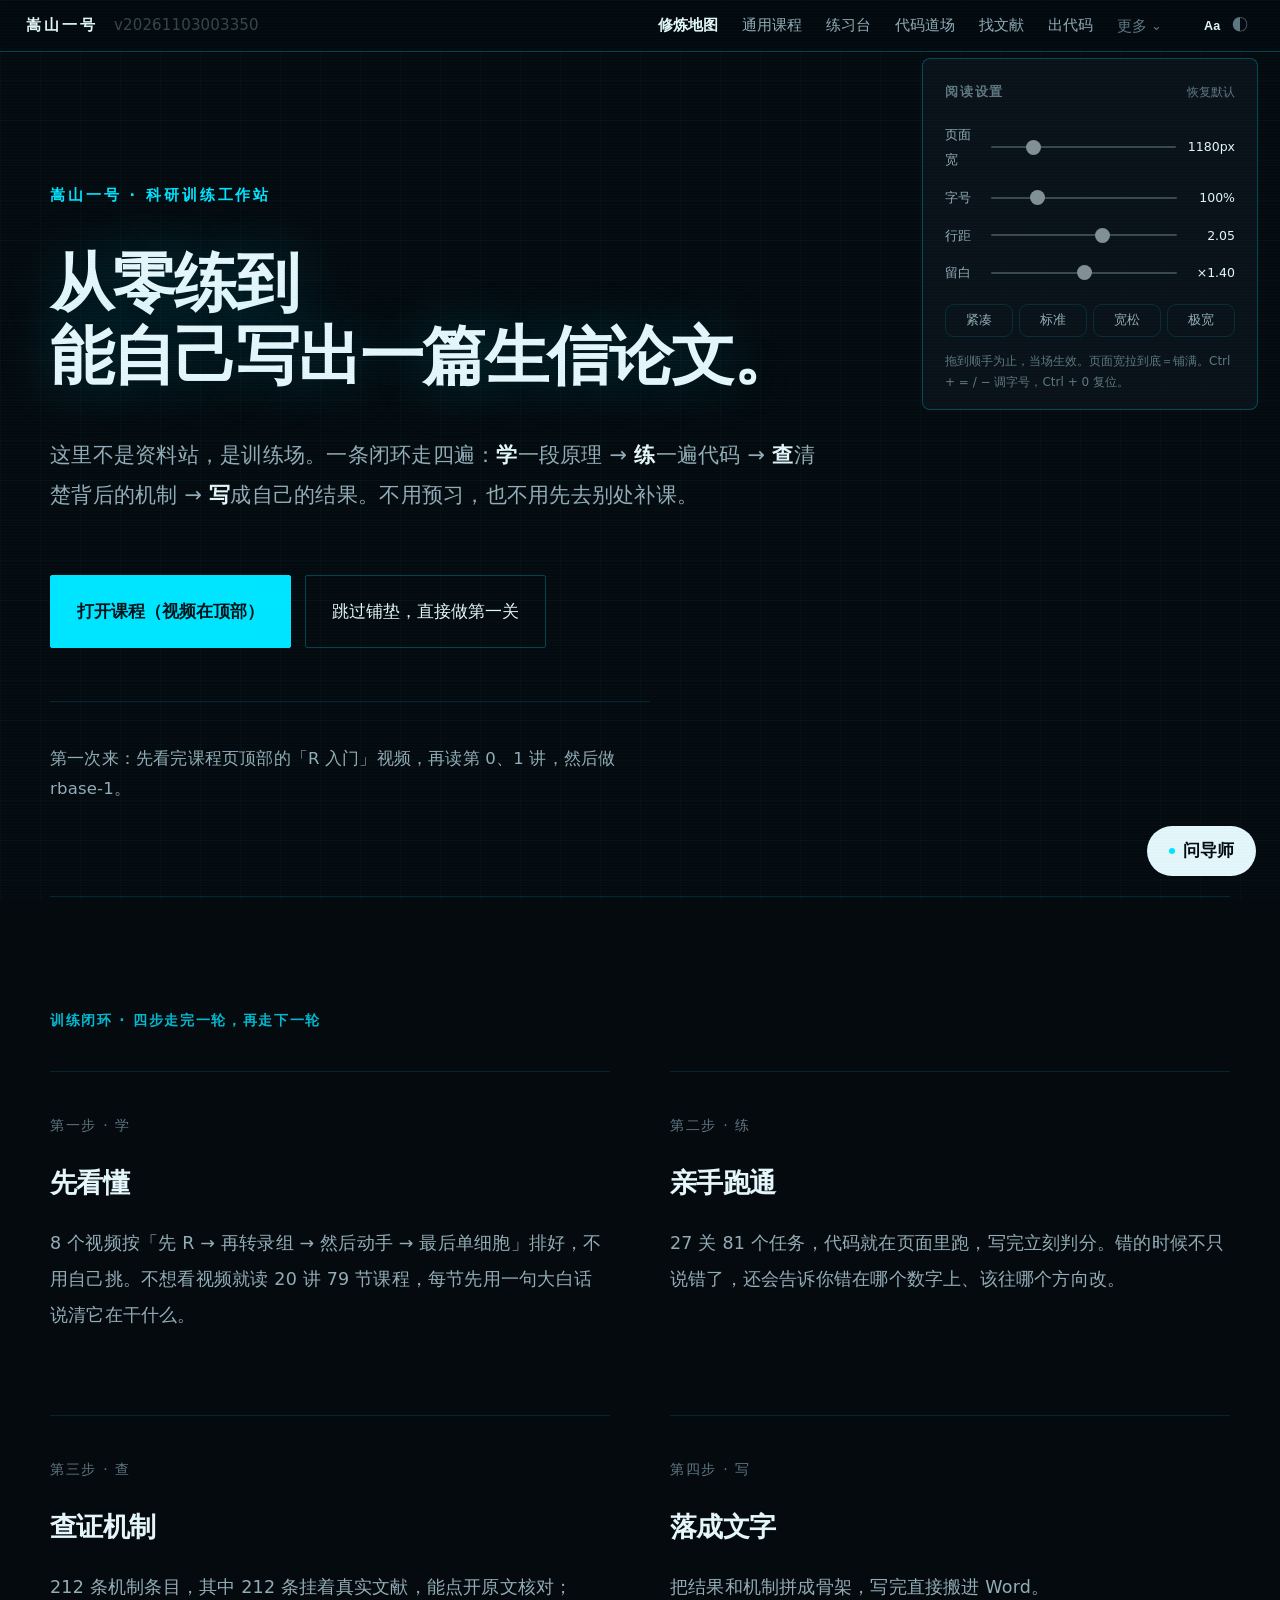
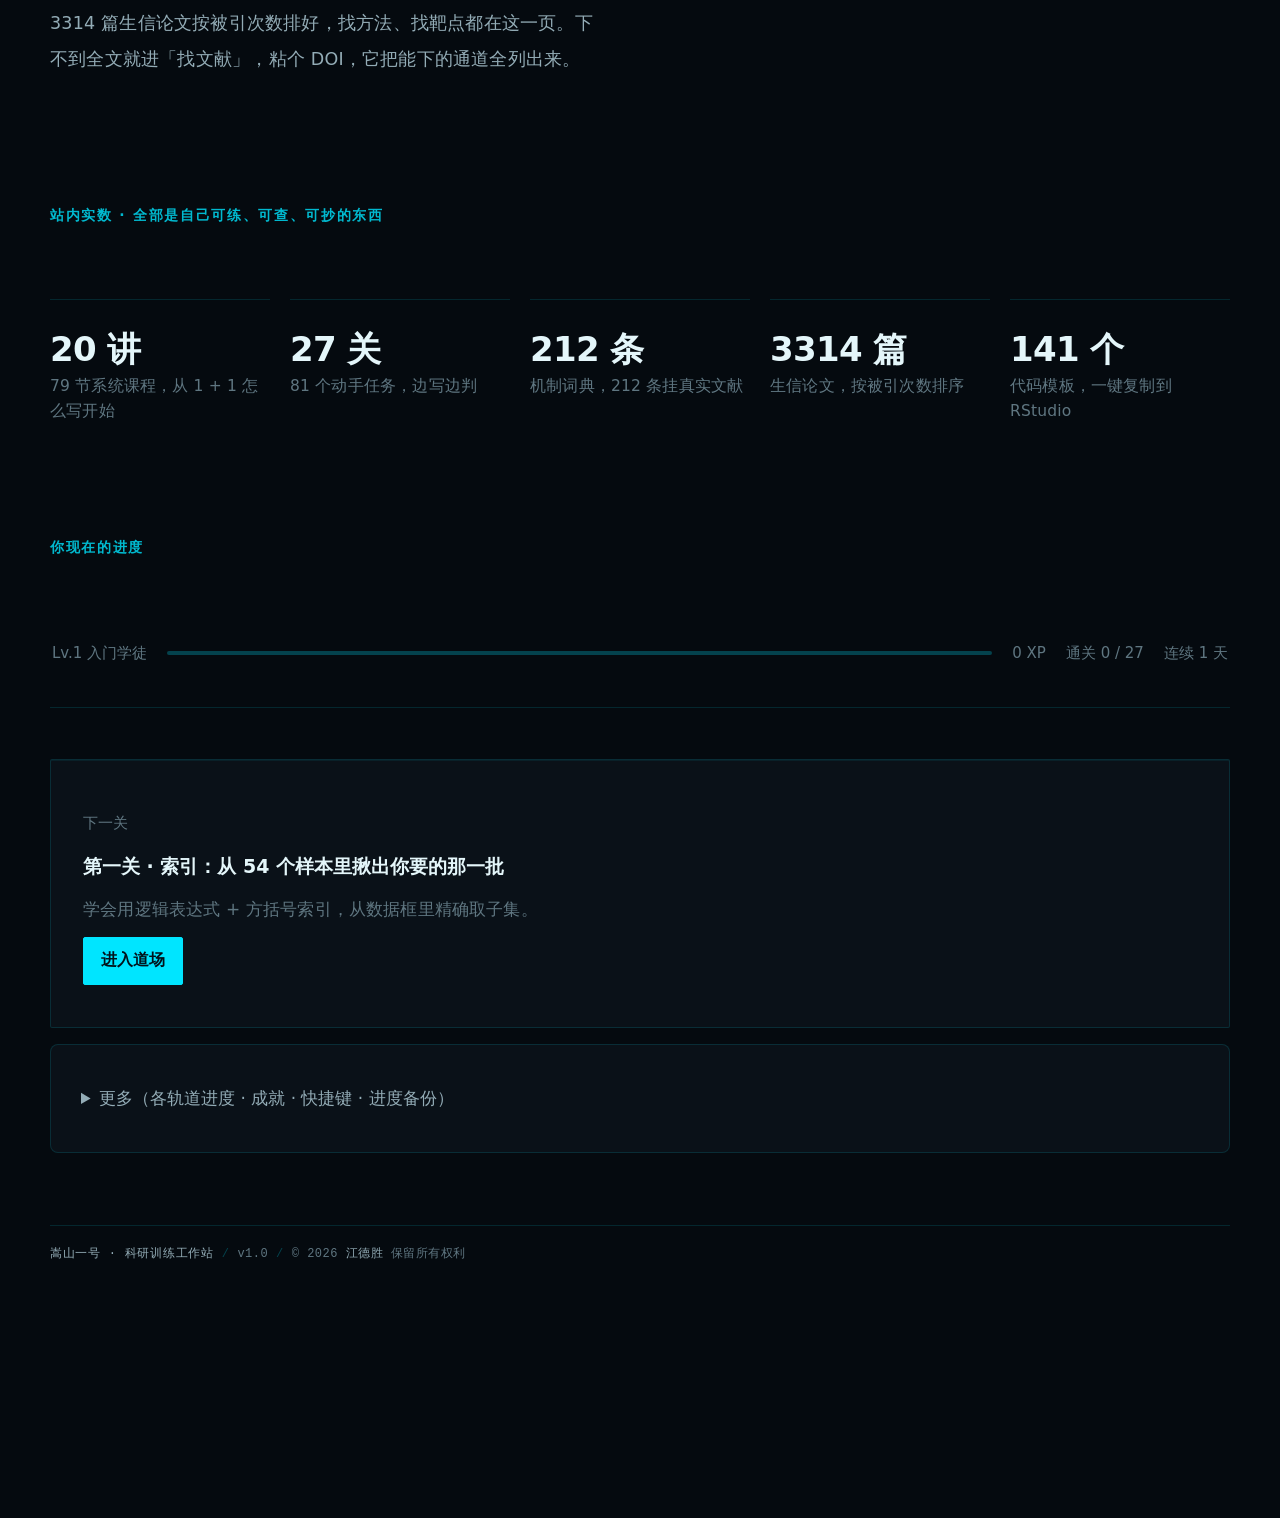
<file: index.html>
<!DOCTYPE html>
<!--
  嵩山一号 · 科研训练工作站　v1.0
  Copyright (c) 2026 江德胜　保留所有权利 (All Rights Reserved)
  著作权人：江德胜　|　版本：1.0　|　发布日期：2026-11-03
  未经著作权人书面许可，不得复制、修改、分发或用于商业用途。
  第三方文献、数据集、软件包的著作权归各自权利人所有，详见 COPYRIGHT.md。
-->
<html lang="zh-CN">
<head>
<meta charset="utf-8">
<meta name="viewport" content="width=device-width, initial-scale=1">
<meta name="description" content="嵩山一号 · 科研训练工作站：浏览器内直接跑 R 的生信训练站。11 讲 36 节课程、27 关 81 个代码任务、212 条机制词典（全部挂真实文献）、3314 篇论文、141 个代码模板。">
<meta name="author" content="江德胜">
<meta name="copyright" content="Copyright (c) 2026 江德胜. All Rights Reserved.">
<meta name="generator" content="嵩山一号 科研训练工作站 v1.0">
<meta name="theme-color" content="#000000">
<title>嵩山一号 · 科研训练工作站</title>
<link rel="stylesheet" href="assets/theme.20261103003350.css">
<script>
/* 首屏先套用已保存的字号/行距/留白，避免闪一下再变 */
(function () {
  try {
    function q(k, d, lo, hi) {
      var v = parseInt(localStorage.getItem(k), 10);
      return (isNaN(v) || v < lo || v > hi) ? d : v;
    }
    var fs = q("sx_fs", 100, 85, 150);
    var lh = q("sx_lh", 205, 150, 240);
    var sp = q("sx_sp", 140, 80, 200);
    var w = q("sx_w2", 1180, 860, 2400);
    var d = document.documentElement;
    d.style.setProperty("--fs", fs / 100);
    d.style.setProperty("--lh", lh / 100);
    d.style.setProperty("--sp", sp / 100);
    d.style.setProperty("--page-w", w >= 2400 ? "none" : w + "px");
    d.setAttribute("data-fs", fs);
    d.setAttribute("data-lh", lh);
    d.setAttribute("data-sp", sp);
    d.setAttribute("data-w", w);
  } catch (e) { }
})();
</script>
</head>
<body>

<header class="topbar">
  <a class="brand" href="#/map" title="回到修炼地图"><b>嵩山一号</b></a>
  <span class="tiny muted" id="verTag" style="opacity:.55"></span>
  <nav class="nav" id="nav"></nav>
  <div class="hud">
    <button class="themebtn readbtn" id="readBtn" title="字号与间距" aria-label="字号与间距">Aa</button>
    <button class="themebtn" id="themeBtn" title="切换深浅色">◐</button>
    <button class="menubtn" id="menuBtn" aria-label="打开菜单">菜单</button>
  </div>
</header>

<main class="wrap">
  <div class="page" id="view"></div>
  <footer class="sitefoot" role="contentinfo">
    <span class="sf-brand">嵩山一号 · 科研训练工作站</span>
    <span class="sf-dot">/</span>
    <span>v1.0</span>
    <span class="sf-dot">/</span>
    <span>© 2026 <b>江德胜</b> 保留所有权利</span>
  </footer>
</main>

<div class="toast" id="toast" style="display:none"></div>

<!-- 数据层 -->
<script src="data/data.20261103003350.js"></script>
<script src="data/papers.20261103003350.js"></script>
<script src="data/sources.20261103003350.js"></script>
<script src="data/codebank.20261103003350.js"></script>
<script src="data/codebank3.20261103003350.js"></script>
<script src="data/seed_notes.20261103003350.js"></script>
    <script src="data/knowledge.20261103003350.js"></script>
    <script src="data/knowledge2.20261103003350.js"></script>
    <script src="data/knowledge3.20261103003350.js"></script>
<script src="data/knowledge4.20261103003350.js"></script>
<script src="data/knowledge5.20261103003350.js"></script>
<script src="data/knowledge6.20261103003350.js"></script>
<script src="data/levels_core.20261103003350.js"></script>
<script src="data/levels_adv.20261103003350.js"></script>
<script src="data/examples.20261103003350.js"></script>
<script src="data/course.20261103003350.js"></script>
<script src="data/course0.20261103003350.js"></script>
<script src="data/videos.20261103003350.js"></script>
<script src="data/digest.20261103003350.js"></script>
<script src="data/paper_ext.20261103003350.js"></script>
<script src="data/litports.20261103003350.js"></script>
<script src="data/playbook.20261103003350.js"></script>
<script src="data/know_cite.20261103003350.js"></script>
<script src="data/paths.20261103003350.js"></script>
<script src="data/writing.20261103003350.js"></script>
<script src="data/tutors.20261103003350.js"></script>

<!-- 逻辑层 -->
<script src="assets/store.20261103003350.js"></script>
<script src="assets/webr.20261103003350.js"></script>
  <script src="assets/view-dojo.20261103003350.js"></script>
  <script src="assets/view-practice.20261103003350.js"></script>
  <script src="assets/view-course.20261103003350.js"></script>
<script src="assets/view-lib.20261103003350.js"></script>
<script src="assets/view-lit.20261103003350.js"></script>
<script src="assets/view-gen.20261103003350.js"></script>
<script src="assets/view-write.20261103003350.js"></script>
<script src="assets/tutor-dock.20261103003350.js"></script>
<script src="assets/account.20261103003350.js"></script>
<script src="assets/view-account.20261103003350.js"></script>
<script src="assets/view-space.20261103003350.js"></script>
<script src="assets/app.20261103003350.js"></script>
<script src="assets/prefs.20261103003350.js"></script>
</body>
</html>
</file>
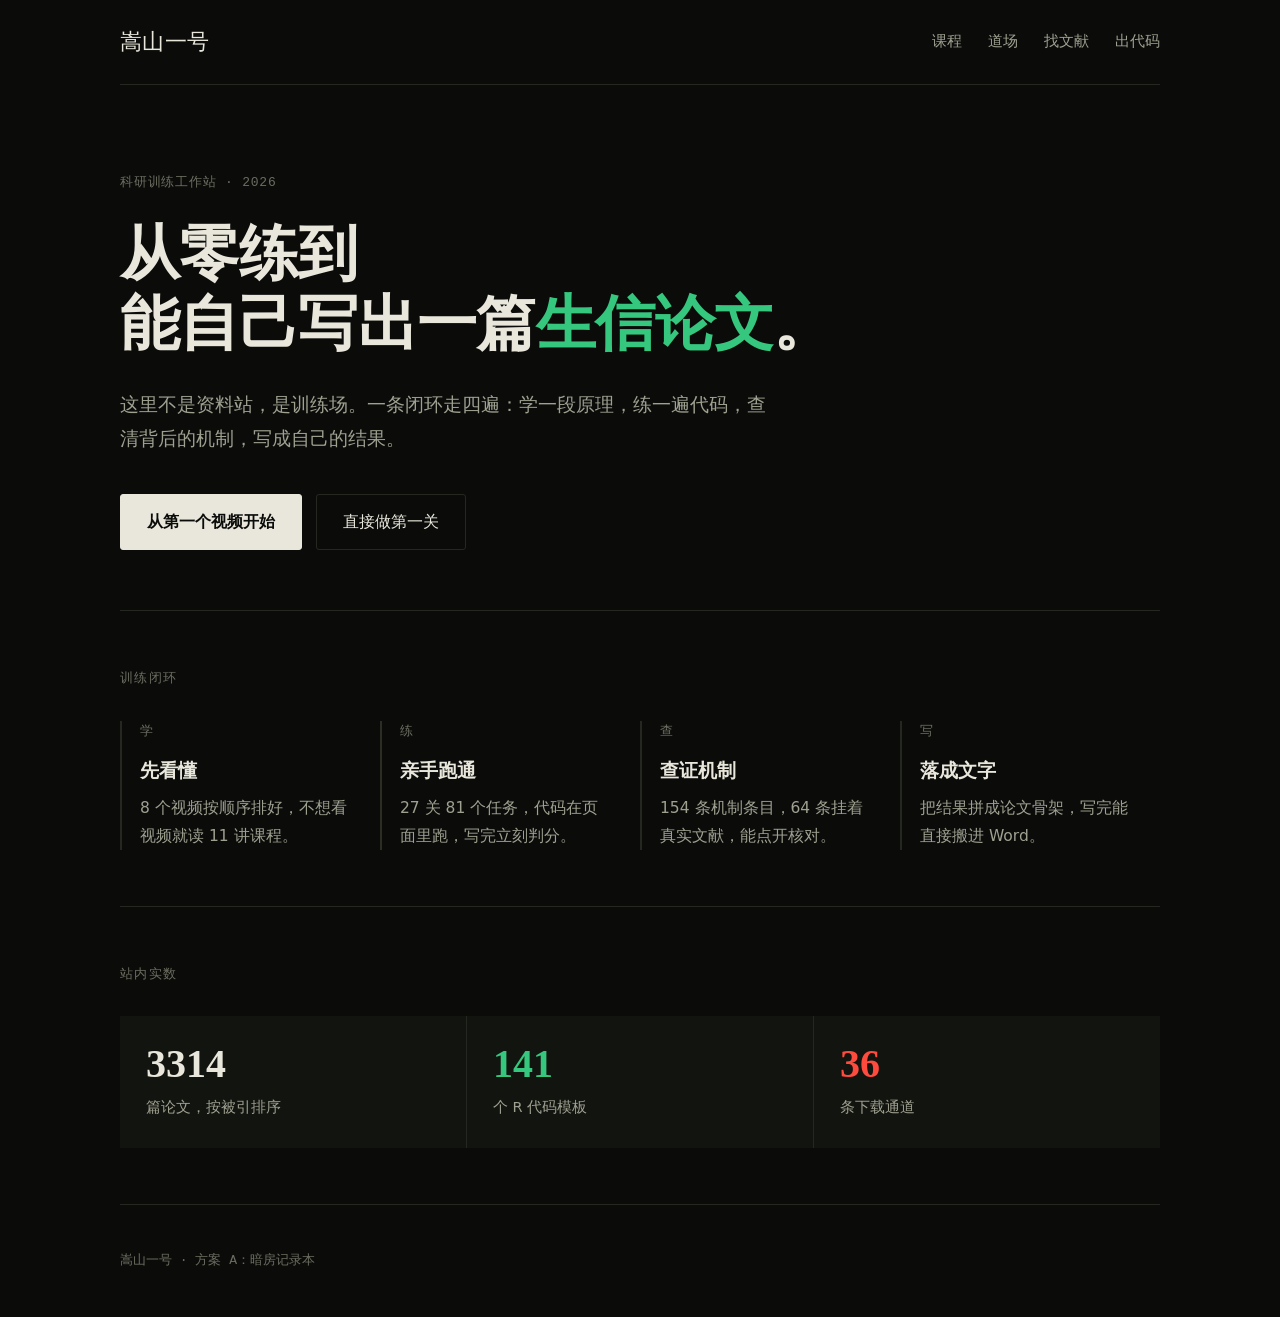
<file: _design/a.html>
<!DOCTYPE html>
<html lang="zh-CN"><head><meta charset="utf-8"><meta name="viewport" content="width=device-width,initial-scale=1">
<title>方案 A · 暗房记录本</title>
<style>
:root{
  --bg:#0B0C0A; --panel:#12140F; --line:#242820;
  --ink:#E9E7DC; --ink2:#9EA090; --ink3:#6B6D60;
  --red:#FF4B3E; --green:#35C77E; --blue:#5B6EF5;
  --serif:"Source Han Serif SC","Songti SC","SimSun",serif;
  --sans:"PingFang SC","Microsoft YaHei",system-ui,sans-serif;
  --mono:"SF Mono",Consolas,monospace;
}
*{box-sizing:border-box;margin:0;padding:0}
body{background:var(--bg);color:var(--ink);font-family:var(--sans);font-size:18px;line-height:1.8;-webkit-font-smoothing:antialiased}
.wrap{max-width:1120px;margin:0 auto;padding:0 40px}
header{display:flex;align-items:center;justify-content:space-between;padding:22px 0;border-bottom:1px solid var(--line)}
.brand{font-family:var(--serif);font-size:22px;letter-spacing:.02em}
nav{display:flex;gap:26px;font-size:15px;color:var(--ink2)}
nav a{color:inherit;text-decoration:none}
nav a:hover{color:var(--ink)}
.hero{padding:86px 0 60px;border-bottom:1px solid var(--line)}
.kicker{font-family:var(--mono);font-size:13px;color:var(--ink3);letter-spacing:.06em;margin-bottom:26px}
h1{font-family:var(--serif);font-size:60px;line-height:1.16;letter-spacing:-.01em;font-weight:600;max-width:14em}
h1 em{font-style:normal;color:var(--green)}
.lead{margin-top:28px;max-width:34em;color:var(--ink2);font-size:19px}
.acts{margin-top:38px;display:flex;gap:14px;flex-wrap:wrap}
.btn{display:inline-block;padding:13px 26px;border:1px solid var(--line);border-radius:3px;color:var(--ink);text-decoration:none;font-size:16px}
.btn.solid{background:var(--ink);color:var(--bg);border-color:var(--ink);font-weight:600}
.sec{padding:56px 0;border-bottom:1px solid var(--line)}
.sec-h{font-family:var(--mono);font-size:13px;letter-spacing:.1em;color:var(--ink3);margin-bottom:30px}
.steps{display:grid;grid-template-columns:repeat(4,1fr);gap:0}
.step{padding:0 26px 0 18px;border-left:2px solid var(--line);transition:border-color .2s}
.step:hover{border-left-color:var(--green)}
.step:nth-child(2){border-left-color:#2A2E24}
.step b{display:block;font-size:19px;margin-bottom:8px;font-weight:600}
.step p{font-size:15.5px;color:var(--ink2);line-height:1.75}
.step .tag{font-family:var(--mono);font-size:12.5px;color:var(--ink3);display:block;margin-bottom:10px}
.nums{display:grid;grid-template-columns:repeat(3,1fr);gap:1px;background:var(--line)}
.num{background:var(--panel);padding:28px 26px}
.num b{font-family:var(--serif);font-size:40px;display:block;line-height:1}
.num span{font-size:14.5px;color:var(--ink2);display:block;margin-top:10px}
.num.warn b{color:var(--red)}
.num.ok b{color:var(--green)}
.foot{padding:44px 0;font-family:var(--mono);font-size:13px;color:var(--ink3)}
@media(max-width:860px){
  .wrap{padding:0 22px} h1{font-size:38px}
  .steps{grid-template-columns:1fr;gap:26px} .step{border-left-width:2px}
  .nums{grid-template-columns:1fr}
}
</style></head><body>
<div class="wrap">
  <header>
    <div class="brand">嵩山一号</div>
    <nav><a>课程</a><a>道场</a><a>找文献</a><a>出代码</a></nav>
  </header>

  <section class="hero">
    <div class="kicker">科研训练工作站 · 2026</div>
    <h1>从零练到<br>能自己写出一篇<em>生信论文</em>。</h1>
    <p class="lead">这里不是资料站，是训练场。一条闭环走四遍：学一段原理，练一遍代码，查清背后的机制，写成自己的结果。</p>
    <div class="acts">
      <a class="btn solid">从第一个视频开始</a>
      <a class="btn">直接做第一关</a>
    </div>
  </section>

  <section class="sec">
    <div class="sec-h">训练闭环</div>
    <div class="steps">
      <div class="step"><span class="tag">学</span><b>先看懂</b><p>8 个视频按顺序排好，不想看视频就读 11 讲课程。</p></div>
      <div class="step"><span class="tag">练</span><b>亲手跑通</b><p>27 关 81 个任务，代码在页面里跑，写完立刻判分。</p></div>
      <div class="step"><span class="tag">查</span><b>查证机制</b><p>154 条机制条目，64 条挂着真实文献，能点开核对。</p></div>
      <div class="step"><span class="tag">写</span><b>落成文字</b><p>把结果拼成论文骨架，写完能直接搬进 Word。</p></div>
    </div>
  </section>

  <section class="sec">
    <div class="sec-h">站内实数</div>
    <div class="nums">
      <div class="num"><b>3314</b><span>篇论文，按被引排序</span></div>
      <div class="num ok"><b>141</b><span>个 R 代码模板</span></div>
      <div class="num warn"><b>36</b><span>条下载通道</span></div>
    </div>
  </section>

  <div class="foot">嵩山一号 · 方案 A：暗房记录本</div>
</div>
</body></html>
</file>
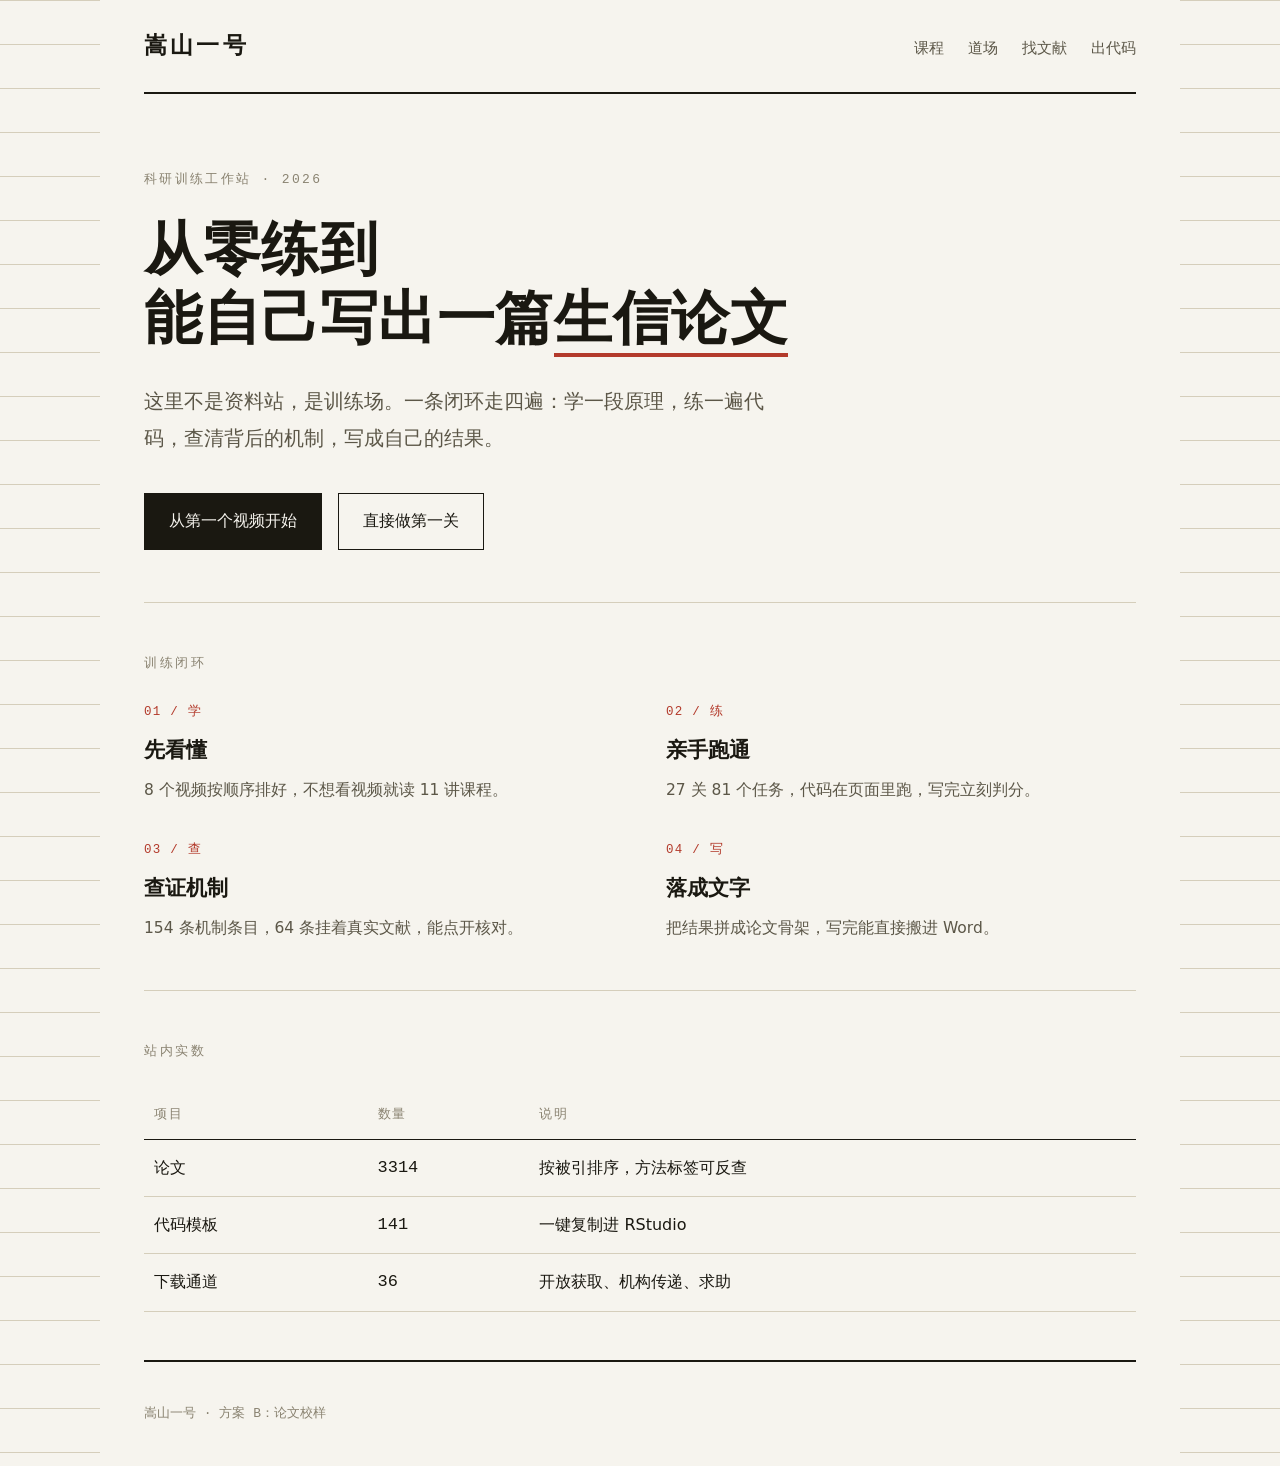
<file: _design/b.html>
<!DOCTYPE html>
<html lang="zh-CN"><head><meta charset="utf-8"><meta name="viewport" content="width=device-width,initial-scale=1">
<title>方案 B · 论文校样</title>
<style>
:root{
  --paper:#F6F4EE; --paper2:#EFEBE0; --ink:#1A1811; --ink2:#5C5748; --ink3:#8A8371;
  --line:#D5CEBB; --rule:#B33A2B;
  --serif:"Source Han Serif SC","Songti SC","SimSun",serif;
  --sans:"PingFang SC","Microsoft YaHei",system-ui,sans-serif;
  --mono:"SF Mono",Consolas,monospace;
}
*{box-sizing:border-box;margin:0;padding:0}
body{background:var(--paper);color:var(--ink);font-family:var(--serif);font-size:18px;line-height:1.9;
  background-image:linear-gradient(var(--line) 1px,transparent 1px);background-size:100% 44px;background-position:0 0}
.wrap{max-width:1080px;margin:0 auto;padding:0 44px;background:var(--paper)}
header{display:flex;align-items:baseline;justify-content:space-between;padding:24px 0;border-bottom:2px solid var(--ink)}
.brand{font-size:23px;letter-spacing:.14em;font-weight:600}
nav{display:flex;gap:24px;font-family:var(--sans);font-size:15px;color:var(--ink2)}
nav a{color:inherit;text-decoration:none;border-bottom:1px solid transparent}
nav a:hover{border-bottom-color:var(--rule);color:var(--ink)}
.hero{padding:74px 0 52px}
.kicker{font-family:var(--mono);font-size:13px;letter-spacing:.18em;color:var(--ink3);margin-bottom:24px;text-transform:uppercase}
h1{font-size:58px;line-height:1.18;font-weight:600;letter-spacing:.01em;max-width:13em}
h1 em{font-style:normal;border-bottom:4px solid var(--rule);padding-bottom:2px}
.lead{margin-top:30px;max-width:32em;font-size:19.5px;color:var(--ink2)}
.acts{margin-top:36px;display:flex;gap:16px;flex-wrap:wrap;font-family:var(--sans)}
.btn{display:inline-block;padding:12px 24px;border:1.5px solid var(--ink);color:var(--ink);text-decoration:none;font-size:16px}
.btn.solid{background:var(--ink);color:var(--paper)}
.sec{padding:48px 0;border-top:1px solid var(--line)}
.sec-h{font-family:var(--sans);font-size:13px;letter-spacing:.2em;color:var(--ink3);margin-bottom:26px}
.steps{display:grid;grid-template-columns:1fr 1fr;gap:34px 52px}
.step b{display:block;font-size:21px;margin-bottom:6px}
.step .n{font-family:var(--mono);font-size:12.5px;color:var(--rule);letter-spacing:.1em;display:block;margin-bottom:6px}
.step p{font-family:var(--sans);font-size:15.5px;color:var(--ink2);line-height:1.8}
table{width:100%;border-collapse:collapse;font-family:var(--sans);font-size:16px;margin-top:8px}
th,td{text-align:left;padding:12px 10px;border-bottom:1px solid var(--line)}
th{font-size:13px;letter-spacing:.14em;color:var(--ink3);font-weight:500;border-bottom:1.5px solid var(--ink)}
td.n{font-family:var(--mono);font-size:17px}
.foot{padding:40px 0;font-family:var(--mono);font-size:13px;color:var(--ink3);border-top:2px solid var(--ink)}
@media(max-width:860px){
  .wrap{padding:0 22px} h1{font-size:36px}
  .steps{grid-template-columns:1fr;gap:26px}
}
</style></head><body>
<div class="wrap">
  <header>
    <div class="brand">嵩山一号</div>
    <nav><a>课程</a><a>道场</a><a>找文献</a><a>出代码</a></nav>
  </header>

  <section class="hero">
    <div class="kicker">科研训练工作站 · 2026</div>
    <h1>从零练到<br>能自己写出一篇<em>生信论文</em></h1>
    <p class="lead">这里不是资料站，是训练场。一条闭环走四遍：学一段原理，练一遍代码，查清背后的机制，写成自己的结果。</p>
    <div class="acts">
      <a class="btn solid">从第一个视频开始</a>
      <a class="btn">直接做第一关</a>
    </div>
  </section>

  <section class="sec">
    <div class="sec-h">训练闭环</div>
    <div class="steps">
      <div class="step"><span class="n">01 / 学</span><b>先看懂</b><p>8 个视频按顺序排好，不想看视频就读 11 讲课程。</p></div>
      <div class="step"><span class="n">02 / 练</span><b>亲手跑通</b><p>27 关 81 个任务，代码在页面里跑，写完立刻判分。</p></div>
      <div class="step"><span class="n">03 / 查</span><b>查证机制</b><p>154 条机制条目，64 条挂着真实文献，能点开核对。</p></div>
      <div class="step"><span class="n">04 / 写</span><b>落成文字</b><p>把结果拼成论文骨架，写完能直接搬进 Word。</p></div>
    </div>
  </section>

  <section class="sec">
    <div class="sec-h">站内实数</div>
    <table>
      <tr><th>项目</th><th>数量</th><th>说明</th></tr>
      <tr><td>论文</td><td class="n">3314</td><td>按被引排序，方法标签可反查</td></tr>
      <tr><td>代码模板</td><td class="n">141</td><td>一键复制进 RStudio</td></tr>
      <tr><td>下载通道</td><td class="n">36</td><td>开放获取、机构传递、求助</td></tr>
    </table>
  </section>

  <div class="foot">嵩山一号 · 方案 B：论文校样</div>
</div>
</body></html>
</file>
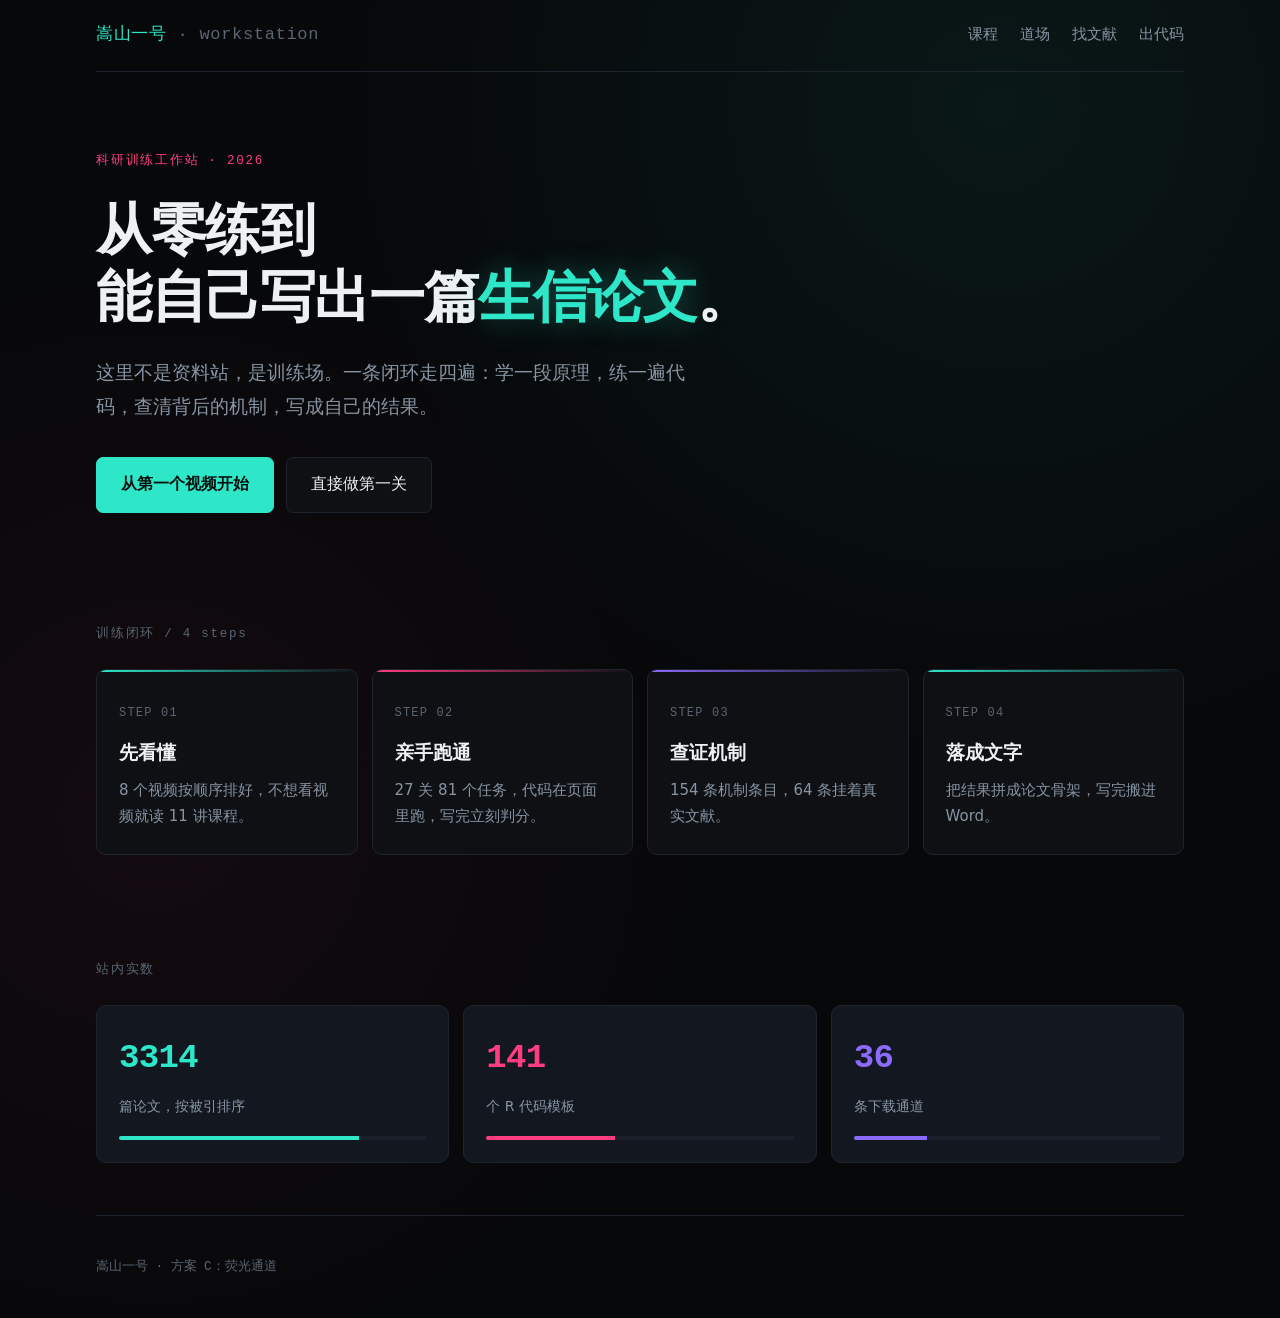
<file: _design/c.html>
<!DOCTYPE html>
<html lang="zh-CN"><head><meta charset="utf-8"><meta name="viewport" content="width=device-width,initial-scale=1">
<title>方案 C · 荧光通道</title>
<style>
:root{
  --bg:#07080A; --panel:#0E1014; --panel2:#131720; --line:#1E242E;
  --ink:#EDF1F4; --ink2:#8794A3; --ink3:#5A6572;
  --cy:#2EE6C8; --mg:#FF3D7F; --vi:#8B6BFF;
  --mono:"JetBrains Mono","SF Mono",Consolas,monospace;
  --sans:"PingFang SC","Microsoft YaHei",system-ui,sans-serif;
}
*{box-sizing:border-box;margin:0;padding:0}
body{background:var(--bg);color:var(--ink);font-family:var(--sans);font-size:18px;line-height:1.8;
  background-image:radial-gradient(circle at 78% 8%,rgba(46,230,200,.07),transparent 42%),
                   radial-gradient(circle at 12% 62%,rgba(255,61,127,.05),transparent 40%)}
.wrap{max-width:1160px;margin:0 auto;padding:0 36px}
header{display:flex;align-items:center;justify-content:space-between;padding:20px 0;
  border-bottom:1px solid var(--line)}
.brand{font-family:var(--mono);font-size:17px;letter-spacing:.04em;color:var(--cy)}
.brand i{font-style:normal;color:var(--ink3)}
nav{display:flex;gap:22px;font-size:15px;color:var(--ink2);font-family:var(--mono)}
nav a{color:inherit;text-decoration:none}
nav a:hover{color:var(--cy)}
.hero{padding:78px 0 58px}
.kicker{font-family:var(--mono);font-size:12.5px;color:var(--mg);letter-spacing:.14em;margin-bottom:24px}
h1{font-size:56px;line-height:1.2;font-weight:700;letter-spacing:-.025em;max-width:15em}
h1 em{font-style:normal;color:var(--cy);text-shadow:0 0 30px rgba(46,230,200,.35)}
.lead{margin-top:26px;max-width:33em;color:var(--ink2);font-size:18.5px}
.acts{margin-top:34px;display:flex;gap:12px;flex-wrap:wrap}
.btn{display:inline-block;padding:13px 24px;border-radius:7px;border:1px solid var(--line);
  background:var(--panel);color:var(--ink);text-decoration:none;font-size:15.5px}
.btn.solid{background:var(--cy);color:#04100D;border-color:var(--cy);font-weight:700}
.btn:hover{border-color:#2C3542}
.sec{padding:52px 0}
.sec-h{font-family:var(--mono);font-size:12.5px;letter-spacing:.14em;color:var(--ink3);margin-bottom:24px}
.grid{display:grid;grid-template-columns:repeat(4,1fr);gap:14px}
.card{background:var(--panel);border:1px solid var(--line);border-radius:10px;padding:24px 22px;position:relative;overflow:hidden}
.card::before{content:"";position:absolute;inset:0 auto auto 0;width:100%;height:2px;
  background:linear-gradient(90deg,var(--cy),transparent)}
.card:nth-child(2)::before{background:linear-gradient(90deg,var(--mg),transparent)}
.card:nth-child(3)::before{background:linear-gradient(90deg,var(--vi),transparent)}
.card:nth-child(4)::before{background:linear-gradient(90deg,var(--cy),transparent)}
.card .n{font-family:var(--mono);font-size:12px;color:var(--ink3);letter-spacing:.1em}
.card b{display:block;font-size:19px;margin:8px 0 8px}
.card p{font-size:15px;color:var(--ink2);line-height:1.75}
.stats{display:grid;grid-template-columns:repeat(3,1fr);gap:14px;margin-top:6px}
.stat{background:var(--panel2);border:1px solid var(--line);border-radius:10px;padding:22px}
.stat b{font-family:var(--mono);font-size:34px;display:block;color:var(--cy);letter-spacing:-.02em}
.stat:nth-child(2) b{color:var(--mg)}
.stat:nth-child(3) b{color:var(--vi)}
.stat span{font-size:14px;color:var(--ink2)}
.bar{height:4px;background:#1A2029;border-radius:99px;margin-top:14px;overflow:hidden}
.bar i{display:block;height:100%;background:var(--cy)}
.foot{padding:40px 0;font-family:var(--mono);font-size:12.5px;color:var(--ink3);border-top:1px solid var(--line)}
@media(max-width:900px){
  .wrap{padding:0 20px} h1{font-size:36px}
  .grid{grid-template-columns:1fr 1fr} .stats{grid-template-columns:1fr}
}
</style></head><body>
<div class="wrap">
  <header>
    <div class="brand">嵩山一号<i> · workstation</i></div>
    <nav><a>课程</a><a>道场</a><a>找文献</a><a>出代码</a></nav>
  </header>

  <section class="hero">
    <div class="kicker">科研训练工作站 · 2026</div>
    <h1>从零练到<br>能自己写出一篇<em>生信论文</em>。</h1>
    <p class="lead">这里不是资料站，是训练场。一条闭环走四遍：学一段原理，练一遍代码，查清背后的机制，写成自己的结果。</p>
    <div class="acts">
      <a class="btn solid">从第一个视频开始</a>
      <a class="btn">直接做第一关</a>
    </div>
  </section>

  <section class="sec">
    <div class="sec-h">训练闭环 / 4 steps</div>
    <div class="grid">
      <div class="card"><span class="n">STEP 01</span><b>先看懂</b><p>8 个视频按顺序排好，不想看视频就读 11 讲课程。</p></div>
      <div class="card"><span class="n">STEP 02</span><b>亲手跑通</b><p>27 关 81 个任务，代码在页面里跑，写完立刻判分。</p></div>
      <div class="card"><span class="n">STEP 03</span><b>查证机制</b><p>154 条机制条目，64 条挂着真实文献。</p></div>
      <div class="card"><span class="n">STEP 04</span><b>落成文字</b><p>把结果拼成论文骨架，写完搬进 Word。</p></div>
    </div>
  </section>

  <section class="sec">
    <div class="sec-h">站内实数</div>
    <div class="stats">
      <div class="stat"><b>3314</b><span>篇论文，按被引排序</span><div class="bar"><i style="width:78%"></i></div></div>
      <div class="stat"><b>141</b><span>个 R 代码模板</span><div class="bar"><i style="width:42%;background:var(--mg)"></i></div></div>
      <div class="stat"><b>36</b><span>条下载通道</span><div class="bar"><i style="width:24%;background:var(--vi)"></i></div></div>
    </div>
  </section>

  <div class="foot">嵩山一号 · 方案 C：荧光通道</div>
</div>
</body></html>
</file>
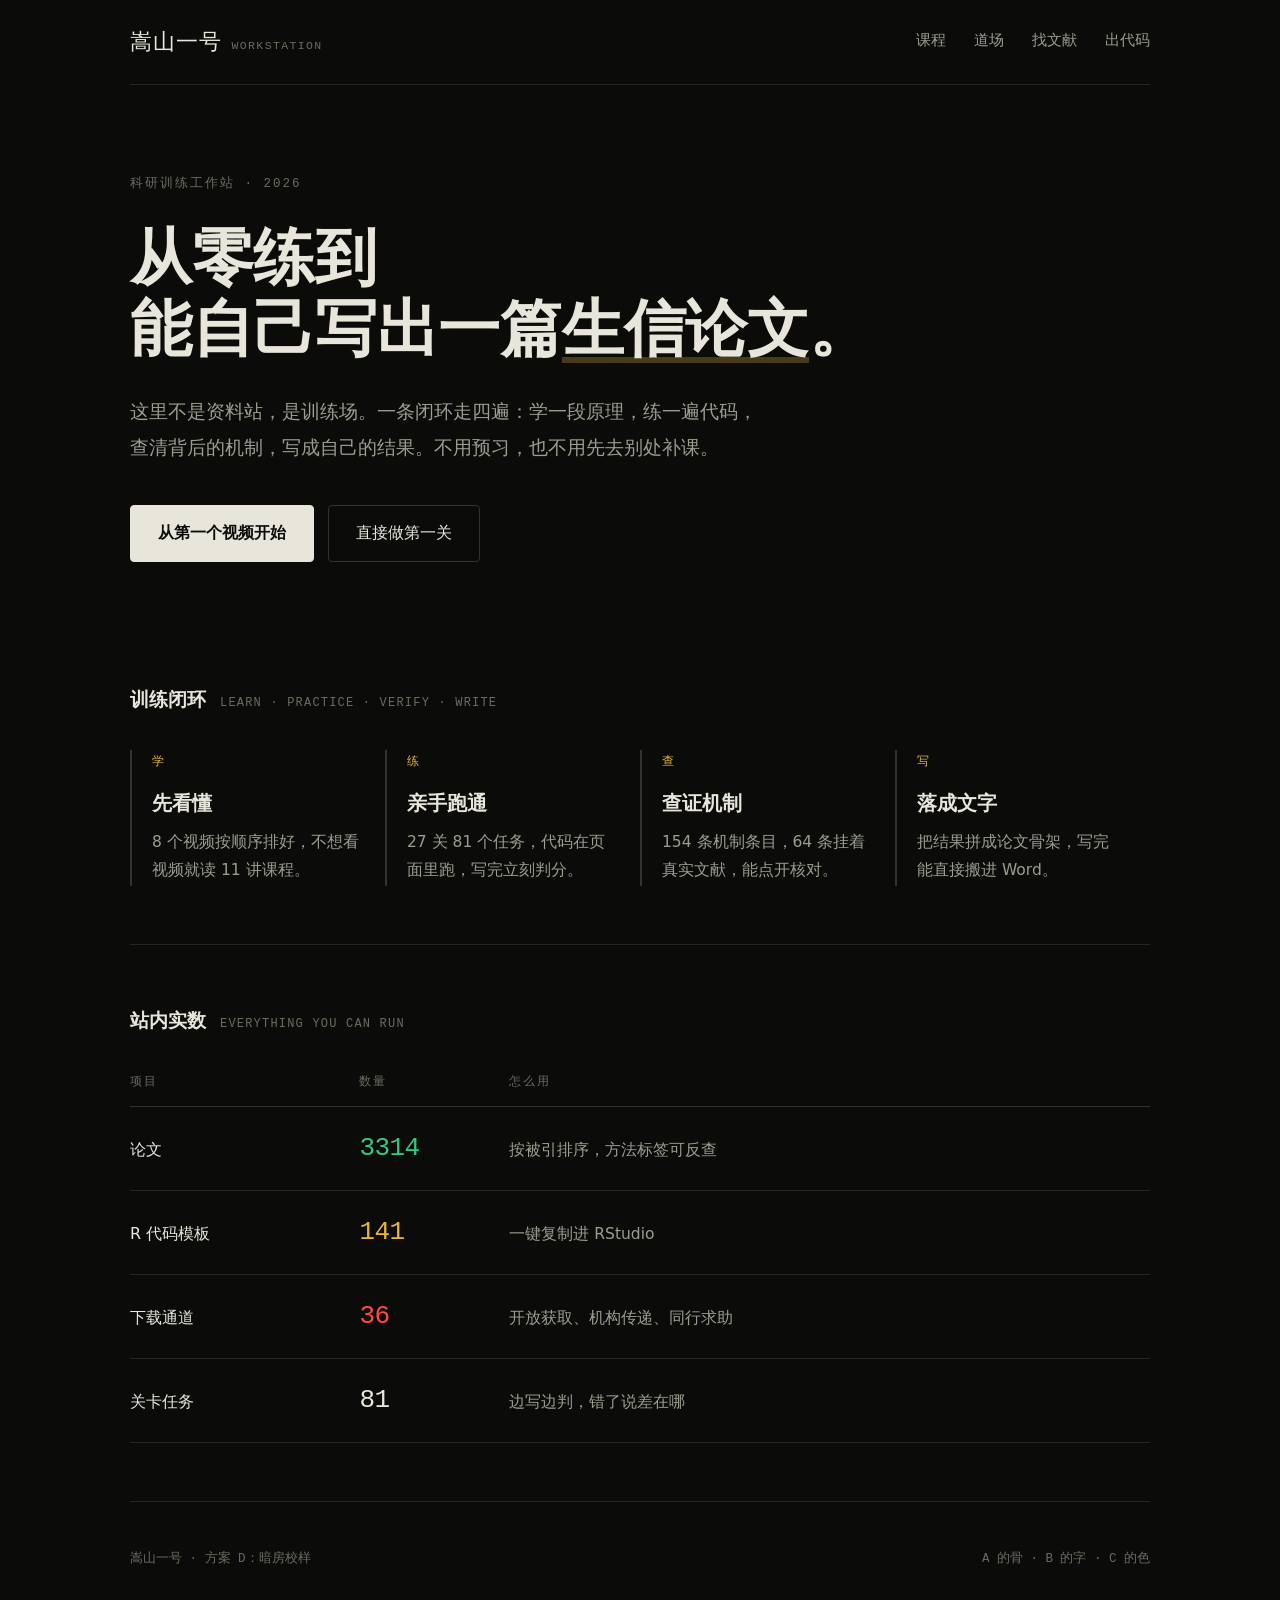
<file: _design/d.html>
<!DOCTYPE html>
<html lang="zh-CN"><head><meta charset="utf-8"><meta name="viewport" content="width=device-width,initial-scale=1">
<title>方案 D · 暗房校样</title>
<style>
:root{
  --bg:#0B0C0A; --panel:#101210; --panel2:#15170F;
  --line:#242821; --line2:#31362C;
  --ink:#E8E6DB; --ink2:#9B9D8F; --ink3:#6A6C5F;
  --ok:#35C77E; --warn:#FF4B3E; --mark:#E8B33C;
  --serif:"Source Han Serif SC","Songti SC","SimSun",serif;
  --sans:"PingFang SC","Microsoft YaHei",system-ui,sans-serif;
  --mono:"SF Mono",Consolas,monospace;
}
*{box-sizing:border-box;margin:0;padding:0}
body{background:var(--bg);color:var(--ink);font-family:var(--sans);font-size:18.5px;line-height:1.8;-webkit-font-smoothing:antialiased}
.wrap{max-width:1100px;margin:0 auto;padding:0 40px}
header{display:flex;align-items:center;justify-content:space-between;padding:22px 0;border-bottom:1px solid var(--line)}
.brand{font-family:var(--serif);font-size:22px;letter-spacing:.04em}
.brand i{font-style:normal;font-family:var(--mono);font-size:11.5px;color:var(--ink3);margin-left:10px;letter-spacing:.12em}
nav{display:flex;gap:28px;font-size:15px;color:var(--ink2)}
nav a{color:inherit;text-decoration:none;position:relative;padding-bottom:2px}
nav a:hover{color:var(--ink)}
nav a:hover::after{content:"";position:absolute;left:0;right:0;bottom:-2px;height:2px;background:var(--mark)}

.hero{padding:88px 0 62px}
.kicker{font-family:var(--mono);font-size:12.5px;color:var(--ink3);letter-spacing:.16em;margin-bottom:28px}
h1{font-family:var(--serif);font-size:62px;line-height:1.14;font-weight:600;letter-spacing:-.005em;max-width:13em}
h1 em{font-style:normal;box-shadow:inset 0 -6px 0 rgba(232,179,60,.28)}
.lead{margin-top:30px;max-width:33em;color:var(--ink2);font-size:19px;line-height:1.85}
.acts{margin-top:40px;display:flex;gap:14px;flex-wrap:wrap}
.btn{display:inline-block;padding:13px 27px;border:1px solid var(--line2);border-radius:4px;
  color:var(--ink);text-decoration:none;font-size:16px;transition:border-color .18s}
.btn:hover{border-color:var(--mark)}
.btn.solid{background:var(--ink);color:var(--bg);border-color:var(--ink);font-weight:600}
.btn.solid:hover{background:var(--mark);border-color:var(--mark);color:#1A1200}

.sec{padding:58px 0;border-bottom:1px solid var(--line)}
.sec-h{display:flex;align-items:baseline;gap:14px;margin-bottom:34px}
.sec-h b{font-size:19px;font-weight:600}
.sec-h span{font-family:var(--mono);font-size:12px;color:var(--ink3);letter-spacing:.1em}

.steps{display:grid;grid-template-columns:repeat(4,1fr);gap:0}
.step{padding:2px 26px 2px 20px;border-left:2px solid var(--line2)}
.step:hover{border-left-color:var(--mark)}
.step .t{font-family:var(--mono);font-size:12px;color:var(--mark);letter-spacing:.12em;display:block;margin-bottom:12px}
.step b{display:block;font-size:20px;margin-bottom:8px;font-weight:600;font-family:var(--serif)}
.step p{font-size:15.5px;color:var(--ink2);line-height:1.78}

table{width:100%;border-collapse:collapse;font-size:16px}
th{font-family:var(--mono);font-size:11.5px;letter-spacing:.14em;color:var(--ink3);font-weight:400;
  text-align:left;padding:0 0 14px;border-bottom:1px solid var(--line2)}
td{padding:18px 0;border-bottom:1px solid var(--line);vertical-align:baseline}
td.n{font-family:var(--mono);font-size:26px;letter-spacing:-.02em;width:150px}
td.n.ok{color:var(--ok)} td.n.mark{color:var(--mark)} td.n.warn{color:var(--warn)}
td.d{color:var(--ink2);font-size:15.5px}

.foot{padding:46px 0;display:flex;justify-content:space-between;font-family:var(--mono);font-size:12.5px;color:var(--ink3)}

@media(max-width:900px){
  .wrap{padding:0 22px} h1{font-size:38px} .lead{font-size:17.5px}
  .steps{grid-template-columns:1fr;gap:28px}
  td.n{width:110px;font-size:22px}
  .foot{flex-direction:column;gap:8px}
}
</style></head><body>
<div class="wrap">
  <header>
    <div class="brand">嵩山一号<i>WORKSTATION</i></div>
    <nav><a>课程</a><a>道场</a><a>找文献</a><a>出代码</a></nav>
  </header>

  <section class="hero">
    <div class="kicker">科研训练工作站 · 2026</div>
    <h1>从零练到<br>能自己写出一篇<em>生信论文</em>。</h1>
    <p class="lead">这里不是资料站，是训练场。一条闭环走四遍：学一段原理，练一遍代码，查清背后的机制，写成自己的结果。不用预习，也不用先去别处补课。</p>
    <div class="acts">
      <a class="btn solid">从第一个视频开始</a>
      <a class="btn">直接做第一关</a>
    </div>
  </section>

  <section class="sec">
    <div class="sec-h"><b>训练闭环</b><span>LEARN · PRACTICE · VERIFY · WRITE</span></div>
    <div class="steps">
      <div class="step"><span class="t">学</span><b>先看懂</b><p>8 个视频按顺序排好，不想看视频就读 11 讲课程。</p></div>
      <div class="step"><span class="t">练</span><b>亲手跑通</b><p>27 关 81 个任务，代码在页面里跑，写完立刻判分。</p></div>
      <div class="step"><span class="t">查</span><b>查证机制</b><p>154 条机制条目，64 条挂着真实文献，能点开核对。</p></div>
      <div class="step"><span class="t">写</span><b>落成文字</b><p>把结果拼成论文骨架，写完能直接搬进 Word。</p></div>
    </div>
  </section>

  <section class="sec">
    <div class="sec-h"><b>站内实数</b><span>EVERYTHING YOU CAN RUN</span></div>
    <table>
      <tr><th>项目</th><th>数量</th><th>怎么用</th></tr>
      <tr><td>论文</td><td class="n ok">3314</td><td class="d">按被引排序，方法标签可反查</td></tr>
      <tr><td>R 代码模板</td><td class="n mark">141</td><td class="d">一键复制进 RStudio</td></tr>
      <tr><td>下载通道</td><td class="n warn">36</td><td class="d">开放获取、机构传递、同行求助</td></tr>
      <tr><td>关卡任务</td><td class="n">81</td><td class="d">边写边判，错了说差在哪</td></tr>
    </table>
  </section>

  <div class="foot"><span>嵩山一号 · 方案 D：暗房校样</span><span>A 的骨 · B 的字 · C 的色</span></div>
</div>
</body></html>
</file>
